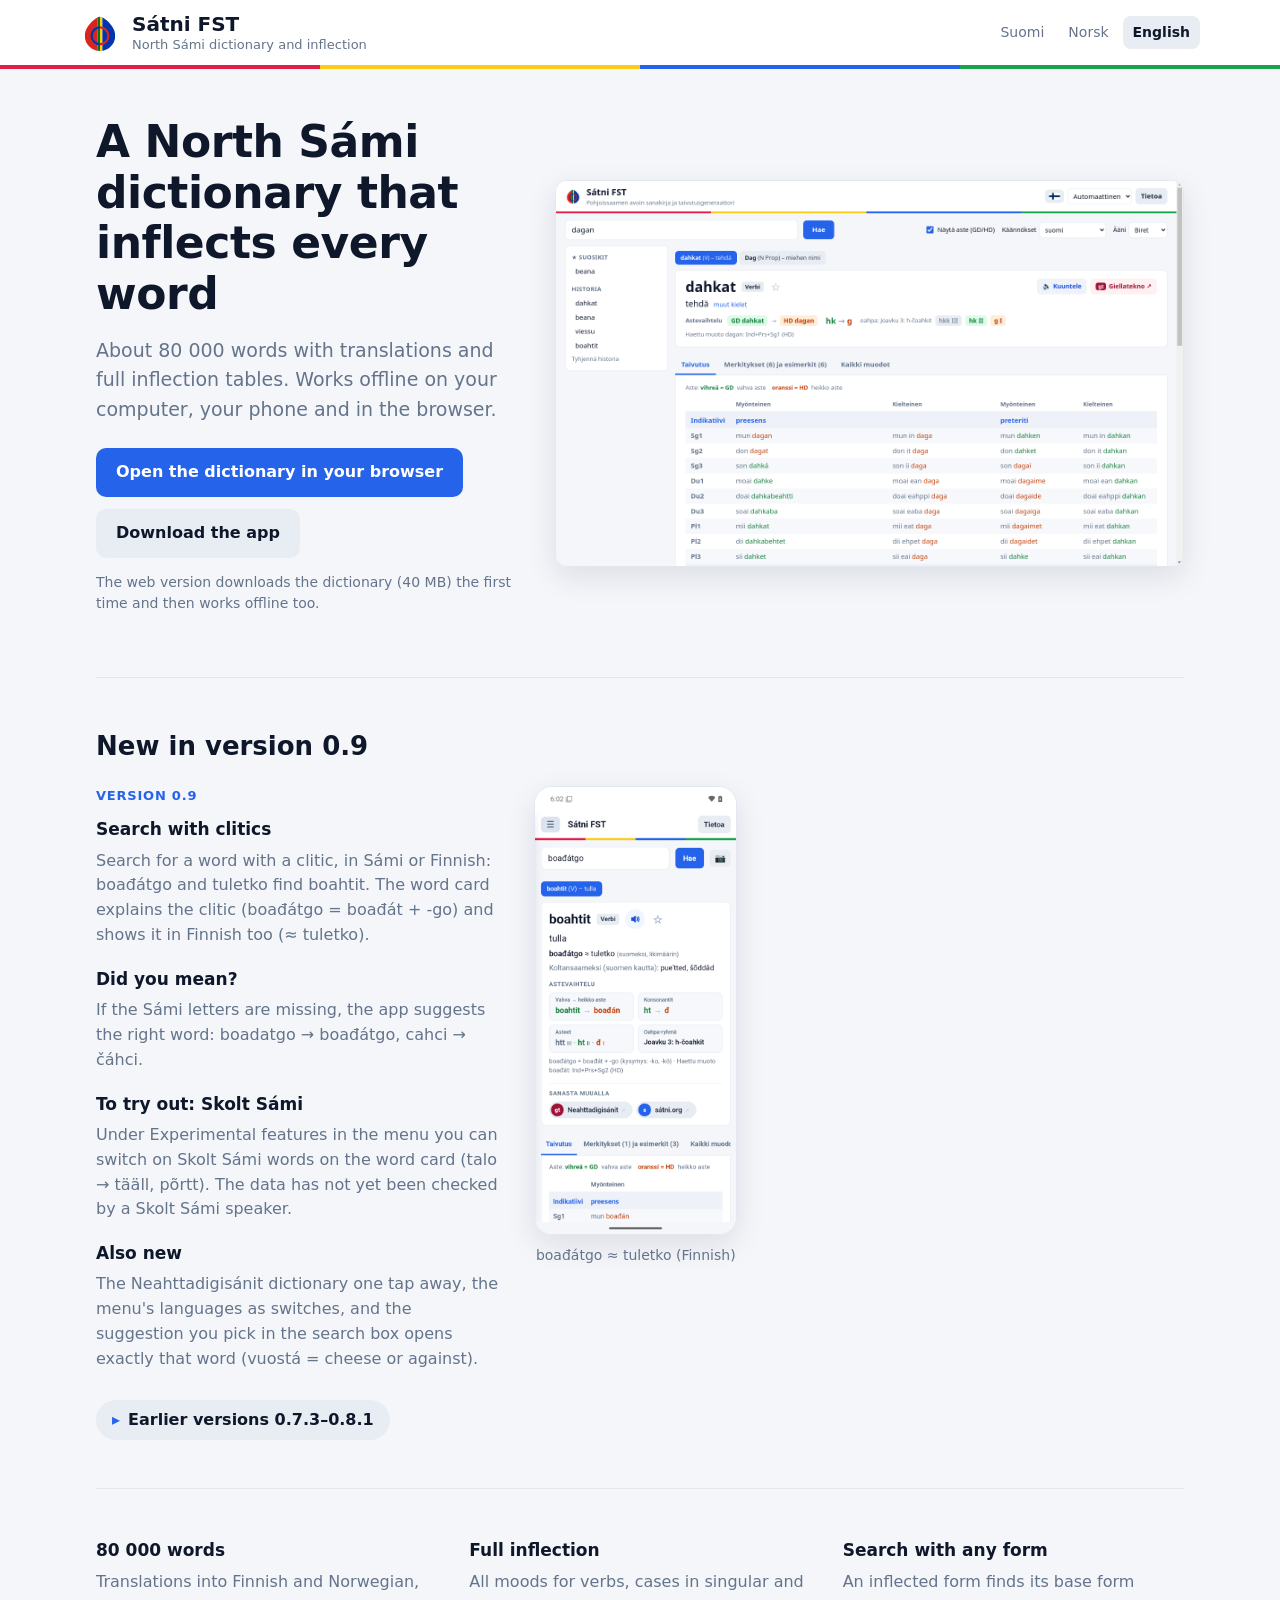
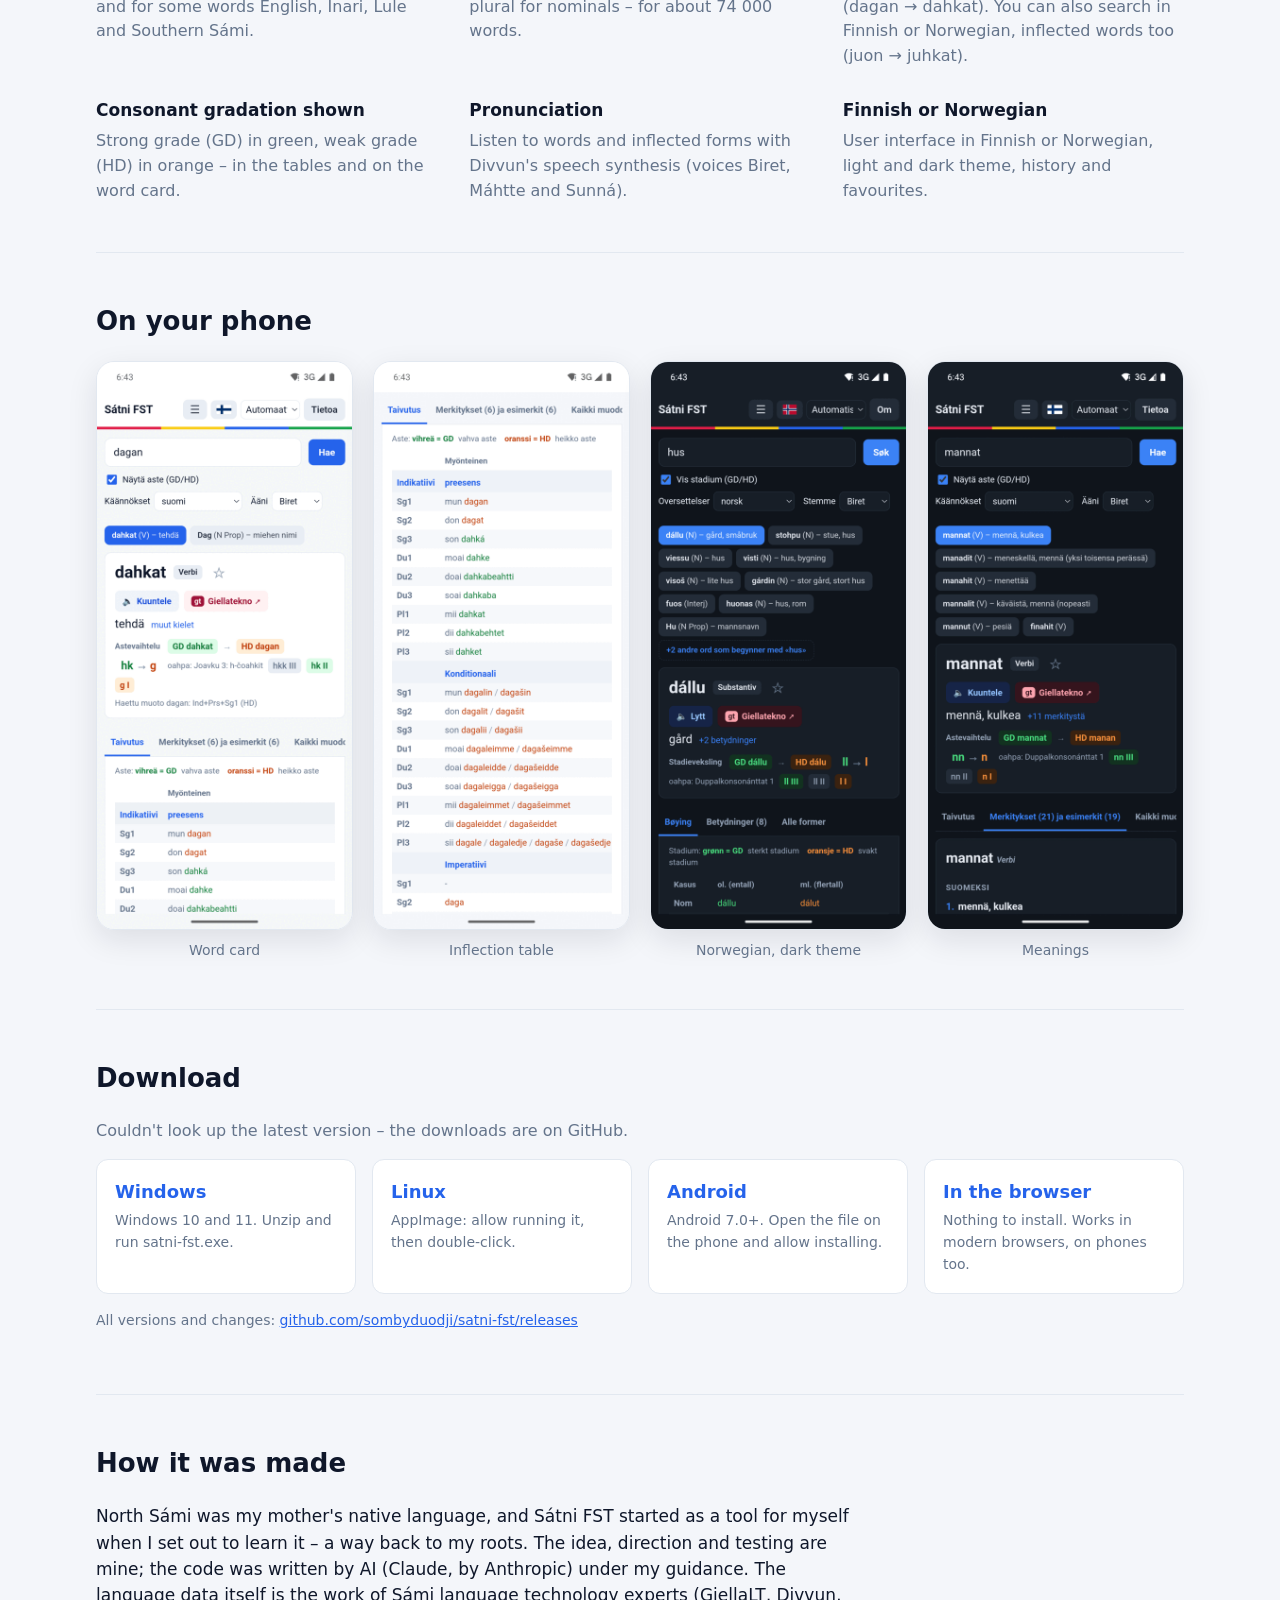
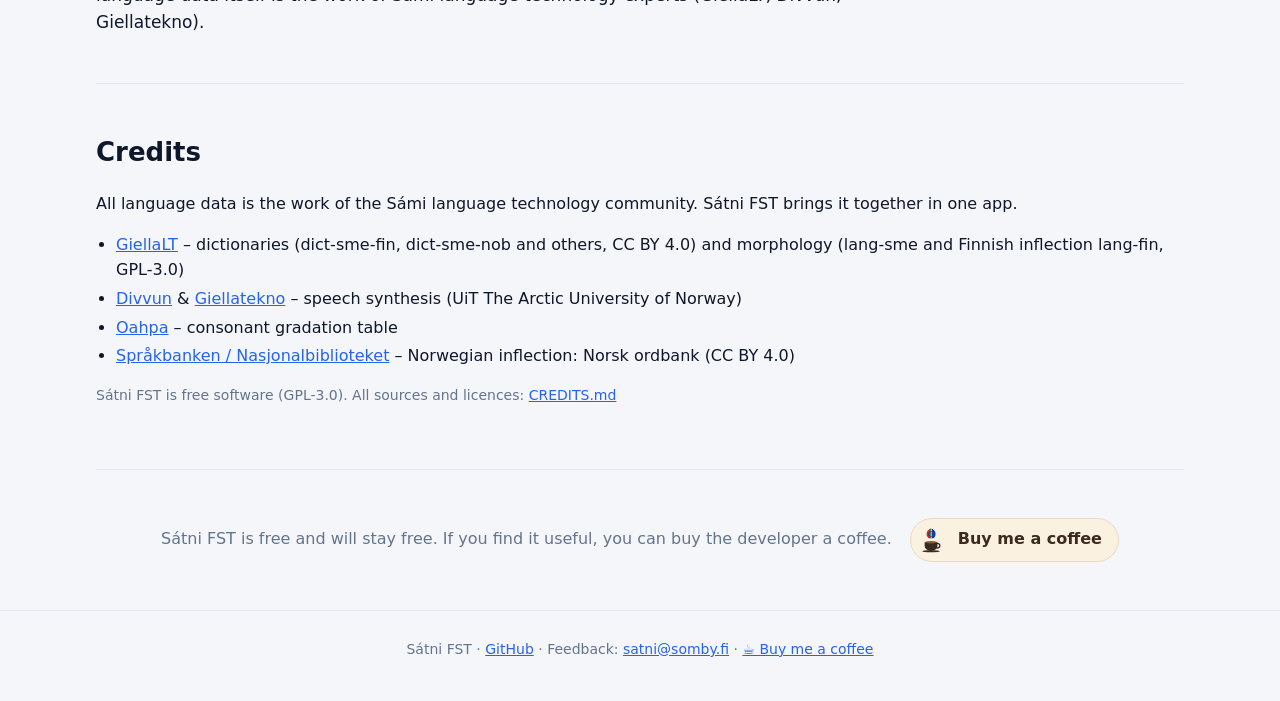
<file: index.html>
<!doctype html>
<html lang="fi">
<head>
<meta charset="utf-8">
<meta name="viewport" content="width=device-width, initial-scale=1">
<title>Sátni FST – pohjoissaamen sanakirja ja taivutin</title>
<meta name="description" content="Pohjoissaamen sanakirja ja taivutin, joka toimii ilman verkkoyhteyttä. Nordsamisk ordbok og bøyingsverktøy. Offline North Sámi dictionary with full inflection.">
<link rel="icon" href="satni-icon.svg" type="image/svg+xml">
<link rel="stylesheet" href="site.css?v=f3d523f84a">
<script>
  // Kieli selaimen mukaan tai aiemman valinnan mukaan: fi, nb tai en (ks. site.js)
  try {
    var saved = localStorage.getItem("satni-site-lang");
    var nav = (navigator.language || "fi").toLowerCase();
    document.documentElement.lang = saved || (/^(nb|nn|no)/.test(nav) ? "nb" : /^fi/.test(nav) ? "fi" : /^se/.test(nav) ? "fi" : "en");
  } catch (e) {}
</script>
</head>
<body>
<header class="topbar">
  <a class="brand" href="./">
    <img src="satni-icon.svg" alt="" width="40" height="40">
    <span><strong>Sátni FST</strong><small data-t="tagline"></small></span>
  </a>
  <nav class="langs" aria-label="Kieli / Språk / Language">
    <button data-lang="fi">Suomi</button><button data-lang="nb">Norsk</button><button data-lang="en">English</button>
  </nav>
</header>
<div class="stripe"><span></span><span></span><span></span><span></span></div>

<main>
  <section class="hero">
    <div class="hero-text">
      <h1 data-t="title"></h1>
      <p class="lead" data-t="lead"></p>
      <div class="actions">
        <a class="button primary" href="app/" data-t="open"></a>
        <a class="button" href="#download" data-t="download"></a>
      </div>
      <p class="muted small" data-t="openNote"></p>
    </div>
    <picture class="hero-shot">
      <source srcset="screenshots/desktop-dark-fi.png" media="(prefers-color-scheme: dark)">
      <img src="screenshots/desktop-light-fi.png" alt="" width="1400" height="860">
    </picture>
  </section>

  <section class="whatsnew">
    <h2 data-t="newH"></h2>
    <!-- Uusin versio näkyy aina; aiemmat versiot avautuvat nuolesta -->
    <div class="new-grid">
      <div class="new-text">
        <p class="ver" data-t="v090"></p>
        <h3 data-t="w1h"></h3><p data-t="w1"></p>
        <h3 data-t="w2h"></h3><p data-t="w2"></p>
        <h3 data-t="w3h"></h3><p data-t="w3"></p>
        <h3 data-t="w4h"></h3><p data-t="w4"></p>
      </div>
      <div class="phone-row steps">
        <figure><img src="screenshots/card-09.png" alt="" loading="lazy" width="540" height="1200"><figcaption data-t="wcap"></figcaption></figure>
      </div>
    </div>
    <details class="older">
      <summary data-t="olderH"></summary>
      <div class="new-grid">
        <div class="new-text">
          <p class="ver" data-t="v081"></p>
          <h3 data-t="u1h"></h3><p data-t="u1"></p>
          <p class="ver" data-t="v080"></p>
          <h3 data-t="r1h"></h3><p data-t="r1"></p>
          <p class="ver" data-t="v076"></p>
          <h3 data-t="o1h"></h3><p data-t="o1"></p>
          <p class="ver" data-t="v075"></p>
          <h3 data-t="k1h"></h3><p data-t="k1"></p>
          <p class="ver" data-t="v074"></p>
          <h3 data-t="m1h"></h3><p data-t="m1"></p>
          <h3 data-t="m2h"></h3><p data-t="m2"></p>
          <h3 data-t="m3h"></h3><p data-t="m3"></p>
          <p class="ver" data-t="v073"></p>
          <h3 data-t="n1h"></h3><p data-t="n1"></p>
          <h3 data-t="n2h"></h3><p data-t="n2"></p>
          <h3 data-t="n3h"></h3><p data-t="n3"></p>
        </div>
        <div class="phone-row steps">
          <figure><img src="screenshots/photo-1.png" alt="" loading="lazy" width="540" height="1200"><figcaption data-t="q1"></figcaption></figure>
          <figure><img src="screenshots/photo-2.png" alt="" loading="lazy" width="540" height="1200"><figcaption data-t="q2"></figcaption></figure>
          <figure><img src="screenshots/photo-3.png" alt="" loading="lazy" width="540" height="1200"><figcaption data-t="q3"></figcaption></figure>
        </div>
      </div>
      <!-- 0.7.3: jaa sana sovellukseen -->
      <div class="phone-row steps share-steps">
        <figure><img src="screenshots/share-1.png" alt="" loading="lazy" width="540" height="1200"><figcaption data-t="s1"></figcaption></figure>
        <figure><img src="screenshots/share-2.png" alt="" loading="lazy" width="540" height="1200"><figcaption data-t="s2"></figcaption></figure>
        <figure><img src="screenshots/share-3.png" alt="" loading="lazy" width="540" height="1200"><figcaption data-t="s3"></figcaption></figure>
      </div>
    </details>
  </section>

  <section class="features">
    <div><h3 data-t="f1h"></h3><p data-t="f1"></p></div>
    <div><h3 data-t="f2h"></h3><p data-t="f2"></p></div>
    <div><h3 data-t="f3h"></h3><p data-t="f3"></p></div>
    <div><h3 data-t="f4h"></h3><p data-t="f4"></p></div>
    <div><h3 data-t="f5h"></h3><p data-t="f5"></p></div>
    <div><h3 data-t="f6h"></h3><p data-t="f6"></p></div>
  </section>

  <section class="phones">
    <h2 data-t="phonesH"></h2>
    <div class="phone-row">
      <figure><img src="screenshots/phone-light-fi.png" alt="" loading="lazy" width="540" height="1200"><figcaption data-t="p1"></figcaption></figure>
      <figure><img src="screenshots/phone-light-fi-table.png" alt="" loading="lazy" width="540" height="1200"><figcaption data-t="p2"></figcaption></figure>
      <figure><img src="screenshots/phone-dark-nb.png" alt="" loading="lazy" width="540" height="1200"><figcaption data-t="p3"></figcaption></figure>
      <figure><img src="screenshots/phone-dark-fi-meanings.png" alt="" loading="lazy" width="540" height="1200"><figcaption data-t="p4"></figcaption></figure>
    </div>
  </section>

  <section id="download" class="download">
    <h2 data-t="downloadH"></h2>
    <p class="muted" id="release-info" data-t="releaseLoading"></p>
    <div class="cards">
      <a class="card" data-file="satni-fst-windows.zip" href="https://github.com/sombyduodji/satni-fst/releases">
        <strong>Windows</strong><span class="muted small" data-t="win"></span><span class="size"></span>
      </a>
      <a class="card" data-file="Satni_FST-x86_64.AppImage" href="https://github.com/sombyduodji/satni-fst/releases">
        <strong>Linux</strong><span class="muted small" data-t="linux"></span><span class="size"></span>
      </a>
      <a class="card" data-file="satni-fst.apk" href="https://github.com/sombyduodji/satni-fst/releases">
        <strong>Android</strong><span class="muted small" data-t="android"></span><span class="size"></span>
      </a>
      <a class="card" href="app/">
        <strong data-t="webH"></strong><span class="muted small" data-t="web"></span>
      </a>
    </div>
    <p class="small muted"><span data-t="allReleases"></span>
      <a href="https://github.com/sombyduodji/satni-fst/releases">github.com/sombyduodji/satni-fst/releases</a></p>
  </section>

  <section class="story">
    <h2 data-t="madeH"></h2>
    <p data-t="made"></p>
  </section>

  <section class="credits">
    <h2 data-t="creditsH"></h2>
    <p data-t="credits"></p>
    <ul>
      <li><a href="https://giellalt.github.io/">GiellaLT</a> – <span data-t="c1"></span></li>
      <li><a href="https://divvun.no/">Divvun</a> &amp; <a href="https://giellatekno.uit.no/">Giellatekno</a> – <span data-t="c2"></span></li>
      <li><a href="https://oahpa.no/sme/gramm/tabell_stadieveksling.html">Oahpa</a> – <span data-t="c3"></span></li>
      <li><a href="https://www.nb.no/sprakbanken/ressurskatalog/oai-nb-no-sbr-5/">Språkbanken / Nasjonalbiblioteket</a> – <span data-t="c4"></span></li>
    </ul>
    <p class="small muted"><span data-t="license"></span>
      <a href="https://github.com/sombyduodji/satni-fst/blob/main/CREDITS.md">CREDITS.md</a></p>
  </section>

  <!-- Tue kehitystä: Buy Me a Coffee -->
  <section class="support">
    <p data-t="supportText"></p>
    <a class="coffee-btn" href="https://buymeacoffee.com/sombyduodji" target="_blank" rel="noopener">
      <img src="coffee.svg" alt="" width="32" height="32"><span>Buy me a coffee</span></a>
  </section>
</main>

<footer>
  <span>Sátni FST · <a href="https://github.com/sombyduodji/satni-fst">GitHub</a> · <span data-t="feedback"></span>
    <a href="mailto:satni@somby.fi">satni@somby.fi</a> ·
    <a href="https://buymeacoffee.com/sombyduodji" target="_blank" rel="noopener">☕ Buy me a coffee</a></span>
</footer>
<script src="site.js?v=0c580b39c1"></script>
</body>
</html>
</file>
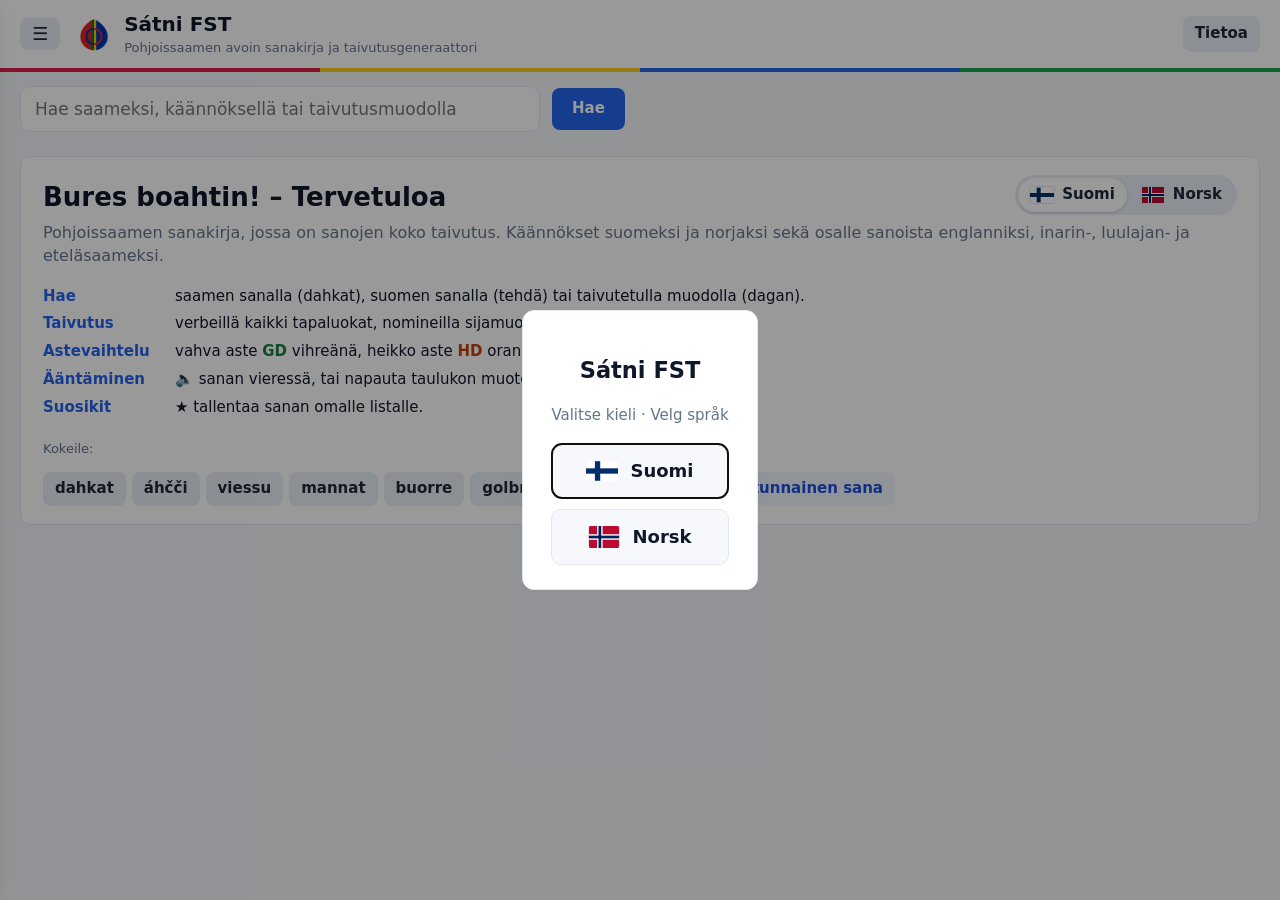
<file: app/index.html>
<!doctype html>
<html lang="fi">
<head>
  <meta charset="utf-8">
  <meta name="viewport" content="width=device-width, initial-scale=1, viewport-fit=cover">
  <script>window.SATNI_WEB_VERSION = "0.9";</script>
  <title>Sátni FST</title>
  <meta name="description" content="Pohjoissaamen–suomen sanakirja ja taivutusgeneraattori">
  <meta name="theme-color" content="#2563eb">
  <link rel="manifest" href="manifest.webmanifest">
  <link rel="icon" href="icons/icon-192.png">
  <link rel="apple-touch-icon" href="icons/icon-192.png">
  <link rel="stylesheet" href="styles.css">
  <script>
    // Teema ja kieli heti ennen piirtämistä, ettei sivu välähdä väärän värisenä
    try {
      const s = JSON.parse(localStorage.getItem("satni-settings") || "{}");
      if (s.theme === "light" || s.theme === "dark") document.documentElement.dataset.theme = s.theme;
      if (s.uiLang === "nb") document.documentElement.lang = "nb";
    } catch (e) {}
    // Android-sovellus jättää tilarivin tilan itse (MainActivity): yläpalkki ei lisää sitä toista kertaa
    if (location.hostname === "appassets.androidplatform.net") document.documentElement.classList.add("android-app");
  </script>
</head>
<body class="drawer-layout">
  <header class="topbar">
    <button class="icon-btn" id="sidebar-toggle" data-i18n-aria="sidebar" data-i18n-title="sidebar">☰</button>
    <div class="brand">
      <img src="icons/icon-192.png" alt="" class="brand-icon">
      <div>
        <div class="brand-name">Sátni FST</div>
        <div class="brand-sub" data-i18n="brandSub">Pohjoissaamen avoin sanakirja ja taivutusgeneraattori</div>
      </div>
    </div>
    <div class="topbar-actions">
      <button class="chip-btn" id="about-btn" data-i18n="about">Tietoa</button>
    </div>
  </header>
  <div class="stripe"><span></span><span></span><span></span><span></span></div>

  <div class="searchbar">
    <div class="search-box">
      <input id="search" type="search" autocomplete="off" spellcheck="false"
             placeholder="Hae saameksi, käännöksellä tai taivutusmuodolla" aria-label="Hae"
             data-i18n-placeholder="searchPlaceholder" data-i18n-aria="search" disabled>
      <ul id="suggestions" class="suggestions" role="listbox" hidden></ul>
    </div>
    <button class="primary-btn" id="search-btn" data-i18n="search" disabled>Hae</button>
    <!-- Tekstintunnistus valokuvasta: vain Android-sovelluksessa (window.SatniOcr, MainActivity) -->
    <button class="chip-btn ocr-btn" id="ocr-btn" data-i18n-title="ocrTitle" data-i18n-aria="ocrTitle" hidden disabled>📷</button>
  </div>

  <div id="drawer-scrim" class="drawer-scrim"></div>
  <div class="layout">
    <aside id="sidebar" class="sidebar">
      <!-- ☰-valikko: asetukset, suosikit, historia ja muut kielet. Käännökset ovat aina käyttöliittymän
           kielellä (suomi/norja); Muut kielet -asetuksella valittujen kielten käännökset näkyvät lisäksi
           sanakortissa, ja kaikki kielet Merkitykset-välilehdellä. -->
      <section id="settings-section" class="settings-section">
        <h3 data-i18n="settings">Asetukset</h3>
        <div class="setting-row stack"><span data-i18n="language">Kieli</span>
          <div id="drawer-lang" class="lang-switch" role="radiogroup" data-i18n-aria="uiLanguage"></div></div>
        <div class="setting-row" id="theme-row"><span data-i18n="theme">Teema</span>
          <select id="theme-select" data-i18n-aria="theme">
            <option value="auto" data-i18n="themeAuto">Automaattinen</option>
            <option value="light" data-i18n="themeLight">Vaalea</option>
            <option value="dark" data-i18n="themeDark">Tumma</option>
          </select></div>
        <label class="check" id="grade-option"><input type="checkbox" id="grade-toggle" checked> <span data-i18n="showGrade">Näytä aste (GD/HD)</span></label>
        <div class="setting-row voice-head"><span data-i18n="voice">Ääni</span></div>
        <div id="voice-list" class="voice-list" role="radiogroup" data-i18n-aria="voice"></div>
      </section>
      <section>
        <h3 data-i18n="favourites">★ Suosikit</h3>
        <ul id="favourites" class="word-list"></ul>
      </section>
      <section>
        <h3 data-i18n="history">Historia</h3>
        <ul id="history" class="word-list"></ul>
        <button class="link-btn" id="clear-history" data-i18n="clearHistory">Tyhjennä historia</button>
      </section>
      <section>
        <h3 data-i18n="otherLanguages">Muut kielet</h3>
        <p class="muted small" data-i18n="extraLangsHint"></p>
        <div id="extra-langs" class="extra-langs"></div>
      </section>
      <!-- Kokeelliset ominaisuudet, kukin oma kytkimensä (oletuksena pois). Päälle kytkettäessä ikkuna kertoo, mitä
           ominaisuus tekee (app.js: bindExperimental). Kuvasta haku vain Android-sovelluksessa. -->
      <section id="experimental-section" class="experimental">
        <h3 data-i18n="experimental">Kokeelliset ominaisuudet</h3>
        <p class="muted small" data-i18n="experimentalHint"></p>
        <div class="toggle-list">
          <label class="switch-row" id="exp-ocr-row" hidden>
            <span class="switch-text"><span data-i18n="expOcr">Hae sanaa valokuvasta</span>
              <span class="muted small" data-i18n="expOcrDesc"></span></span>
            <input type="checkbox" class="switch" role="switch" data-exp="ocr">
          </label>
          <label class="switch-row">
            <span class="switch-text"><span data-i18n="expSms">Koltansaame</span>
              <span class="muted small" data-i18n="expSmsDesc"></span></span>
            <input type="checkbox" class="switch" role="switch" data-exp="sms">
          </label>
        </div>
      </section>
    </aside>

    <main id="main">
      <section id="loading" class="card loading">
        <h2 data-i18n="loadingTitle">Ladataan sanakirjaa…</h2>
        <p id="loading-text" data-i18n="loadingText">Ensimmäisellä kerralla ladataan noin 40 Mt. Sen jälkeen sanakirja toimii myös ilman verkkoyhteyttä.</p>
        <div class="progress"><div id="progress-bar"></div></div>
      </section>

      <section id="welcome" class="card welcome" hidden>
        <div id="welcome-lang" class="lang-switch" role="radiogroup" data-i18n-aria="uiLanguage"></div>
        <h1 data-i18n="welcomeTitle">Bures boahtin! – Tervetuloa</h1>
        <p class="lead" data-i18n="welcomeLead"></p>
        <dl class="tips" data-i18n-html="welcomeTips"></dl>
        <p class="muted small" data-i18n="tryThese">Kokeile:</p>
        <div id="examples" class="chips"></div>
      </section>

      <div id="results" class="chips results" hidden></div>
      <!-- Tarkoititko: sama sana saamen erikoiskirjaimin (app.js: didYouMean) -->
      <div id="did-you-mean" class="did-you-mean" hidden></div>

      <article id="word" class="card word" hidden>
        <div class="word-top">
          <div class="word-title">
            <h1 id="lemma"></h1>
            <span id="pos-badge" class="badge"></span>
            <!-- Kuuntele: pyöreä kaiutinpainike, äänen haun ajan pyörivä kehä (styles.css) -->
            <button id="speak-btn" class="speak-btn" data-i18n-title="listen" data-i18n-aria="listen"><svg viewBox="0 0 24 24" fill="none" stroke="currentColor" stroke-width="2.2" stroke-linecap="round" stroke-linejoin="round" aria-hidden="true"><path d="M4 9h4l5-4v14l-5-4H4z" fill="currentColor"/><path d="M16.5 8.5a5 5 0 0 1 0 7"/><path d="M19 6a8.5 8.5 0 0 1 0 12"/></svg></button>
            <button id="fav-btn" class="star-btn">☆</button>
          </div>
        </div>
        <p class="translation"><span id="translation"></span> <a href="#" id="more-meanings" class="more"></a></p>
        <p id="form-translation" class="form-translation" hidden></p>
        <p id="extra-translations" class="extra-translations" hidden></p>
        <div id="gradation" class="gradation"></div>
        <p id="word-info" class="muted small"></p>
        <!-- Sanasta muualla: pyöristetyt linkkipillerit kortin alaosassa (styles.css) -->
        <section id="word-links" class="word-links" hidden>
          <h3 class="links-head" data-i18n="elsewhere">Sanasta muualla</h3>
          <div class="link-pills">
            <a id="gt-link" class="link-pill gt" target="_blank" rel="noopener" data-i18n-title="gtTitle"><span class="lp-mark">gt</span>Neahttadigisánit<span class="lp-arrow">↗</span></a>
            <a id="satni-link" class="link-pill satni" target="_blank" rel="noopener" data-i18n-title="satniTitle"><span class="lp-mark">s</span>sátni.org<span class="lp-arrow">↗</span></a>
          </div>
        </section>
      </article>

      <nav id="tabs" class="tabs" hidden>
        <button data-tab="table" class="active" data-i18n="tabTable">Taivutus</button>
        <button data-tab="meanings" id="meanings-tab">Merkitykset</button>
        <button data-tab="raw" data-i18n="tabRaw">Kaikki muodot</button>
      </nav>
      <section id="panel-table" class="card panel" hidden></section>
      <section id="panel-meanings" class="card panel" hidden></section>
      <section id="panel-raw" class="card panel" hidden></section>
    </main>
  </div>

  <!-- Ensimmäinen käynnistys: käyttöliittymän kieli (app.js: showFirstRun) -->
  <dialog id="first-run" class="first-run">
    <h2>Sátni FST</h2>
    <p>Valitse kieli · Velg språk</p>
    <div id="first-run-lang" class="first-run-lang"></div>
  </dialog>

  <dialog id="about">
    <h2>Sátni FST</h2>
    <p class="muted small" id="about-version"></p>
    <div data-i18n-html="aboutBody"></div>
    <form method="dialog" class="dialog-actions">
      <button type="button" class="chip-btn" id="licenses-btn" data-i18n="licenses">Lisenssit</button>
      <button class="chip-btn" data-i18n="close">Sulje</button>
    </form>
  </dialog>

  <!-- Kokeellisen ominaisuuden käyttöönotto: mitä se tekee (app.js: bindExperimental) -->
  <dialog id="exp-dlg" class="exp-dlg">
    <h2 id="exp-dlg-title"></h2>
    <div id="exp-dlg-body"></div>
    <div class="dialog-actions">
      <button type="button" class="chip-btn" id="exp-cancel" data-i18n="cancel">Peruuta</button>
      <button type="button" class="chip-btn primary" id="exp-ok" data-i18n="expEnable">Ota käyttöön</button>
    </div>
  </dialog>

  <!-- Lisenssit ja tekijänoikeudet: web/licenses/ (työpöytäversiossa lisäksi licenses/desktop/, app.js: showLicenses) -->
  <dialog id="licenses-dlg" class="licenses-dlg">
    <h2 data-i18n="licensesTitle">Lisenssit ja tekijänoikeudet</h2>
    <select id="lic-select" data-i18n-aria="licensesTitle"></select>
    <pre id="lic-text" class="lic-text"></pre>
    <form method="dialog"><button class="chip-btn" data-i18n="close">Sulje</button></form>
  </dialog>

  <!-- Tekstintunnistus: kuva ja sen sanat (app.js: openOcr, ocrResult) -->
  <div id="ocr-view" class="ocr-view" hidden>
    <div class="ocr-head">
      <button class="chip-btn" id="ocr-camera" data-i18n="ocrCamera">📷 Ota kuva</button>
      <button class="chip-btn" id="ocr-gallery" data-i18n="ocrGallery">🖼️ Valitse kuva</button>
      <button class="chip-btn" id="ocr-close" data-i18n="close">Sulje</button>
    </div>
    <!-- Suunta (saame -> käyttöliittymän kieli tai toisin päin) ja merkintätyyli (kehys/alleviivaus, väri) -->
    <div class="ocr-bar">
      <button class="ocr-dir" id="ocr-dir"></button>
      <button class="ocr-style-btn" id="ocr-style-btn" data-i18n-title="ocrStyle" data-i18n-aria="ocrStyle"></button>
      <div id="ocr-style" class="ocr-style" hidden>
        <div class="lang-switch ocr-seg" id="ocr-style-seg" role="radiogroup">
          <button data-style="frame" data-i18n="ocrFrame">Kehys</button>
          <button data-style="underline" data-i18n="ocrUnderline">Alleviivaus</button>
        </div>
        <div class="ocr-swatches" id="ocr-swatches" role="radiogroup"></div>
      </div>
    </div>
    <p id="ocr-status" class="muted small"></p>
    <!-- Kuva koko jäljellä olevalla alueella: zoomaus kahdella sormella, siirto vetämällä. Sanakirjan sanat
         alleviivattuina; napautus avaa kuplan (sana, käännös, kuuntele), kuplan napautus sanakirjan. -->
    <div id="ocr-stage" class="ocr-stage">
      <div id="ocr-photo" class="ocr-photo"></div>
      <div id="ocr-bubble" class="ocr-bubble" role="group" hidden></div>
      <!-- Tekstin tunnistus ja sanojen haku käynnissä: pyörivä kehä kuvan keskellä (app.js: setOcrBusy) -->
      <div id="ocr-busy" class="ocr-busy" hidden><span class="ocr-spinner"></span></div>
    </div>
  </div>

  <!-- Sanakortin muodon kupla: kuuntele ja kopioi (app.js: openFormPop) -->
  <div id="form-pop" class="ocr-bubble form-pop" role="group" hidden></div>

  <div id="toast" class="toast" hidden></div>

  <script src="vendor/sql-wasm.js"></script>
  <script src="i18n.js"></script>
  <script src="app.js"></script>
</body>
</html>
</file>
<file: site.css>
/* Kotisivu (GitHub Pages). Värit samat kuin sovelluksessa (web/styles.css). */
:root {
  --bg: #f4f6fa; --surface: #ffffff; --border: #e2e8f0;
  --text: #0f172a; --muted: #64748b;
  --accent: #2563eb; --accent-hover: #1d4ed8; --chip: #e8edf4; --chip-hover: #dbe3ee;
  --shadow: 0 10px 30px rgba(15, 23, 42, .10);
  color-scheme: light;
}
@media (prefers-color-scheme: dark) {
  :root {
    --bg: #0f141b; --surface: #171e27; --border: #2a3441;
    --text: #e5e9f0; --muted: #94a3b8;
    --accent: #3b82f6; --accent-hover: #60a5fa; --chip: #232c38; --chip-hover: #2d3846;
    --shadow: 0 10px 30px rgba(0, 0, 0, .45);
    color-scheme: dark;
  }
}

* { box-sizing: border-box; }
html, body { margin: 0; }
html { background: var(--bg); overflow-x: hidden; }
body {
  background: var(--bg); color: var(--text);
  font: 16px/1.55 "Noto Sans", "Segoe UI", system-ui, -apple-system, "DejaVu Sans", sans-serif;
  -webkit-text-size-adjust: 100%;
}
a { color: var(--accent); }
img { max-width: 100%; height: auto; display: block; }
.muted { color: var(--muted); }
.small { font-size: 14px; }

.topbar {
  display: flex; align-items: center; justify-content: space-between; gap: 12px; flex-wrap: wrap;
  background: var(--surface); padding: 12px max(16px, calc((100% - 1120px) / 2));
}
.brand { display: flex; align-items: center; gap: 12px; color: inherit; text-decoration: none; }
.brand span { display: flex; flex-direction: column; line-height: 1.25; }
.brand strong { font-size: 20px; }
.brand small { color: var(--muted); font-size: 13px; }
.langs { display: flex; gap: 4px; }
.langs button {
  border: 0; border-radius: 8px; padding: 6px 10px; cursor: pointer;
  background: transparent; color: var(--muted); font: inherit; font-size: 14px;
}
.langs button:hover { background: var(--chip); }
.langs button[aria-pressed="true"] { background: var(--chip); color: var(--text); font-weight: 600; }
.stripe { display: flex; height: 4px; }
.stripe span { flex: 1; }
.stripe span:nth-child(1) { background: #e11d48; } .stripe span:nth-child(2) { background: #facc15; }
.stripe span:nth-child(3) { background: #2563eb; } .stripe span:nth-child(4) { background: #16a34a; }

main { max-width: 1120px; margin: 0 auto; padding: 0 16px; }
section { padding: 48px 0; }
section + section { border-top: 1px solid var(--border); }
h1 { font-size: clamp(30px, 5vw, 44px); line-height: 1.15; margin: 0 0 16px; letter-spacing: -.01em; }
h2 { font-size: 26px; margin: 0 0 20px; }
h3 { font-size: 17px; margin: 0 0 6px; }

.hero { display: grid; grid-template-columns: 1fr 1.5fr; gap: 40px; align-items: center; }
.lead { font-size: 19px; color: var(--muted); margin: 0 0 24px; }
.actions { display: flex; gap: 12px; flex-wrap: wrap; margin-bottom: 12px; }
.button {
  display: inline-block; padding: 12px 20px; border-radius: 10px; font-weight: 600; text-decoration: none;
  background: var(--chip); color: var(--text);
}
.button:hover { background: var(--chip-hover); }
.button.primary { background: var(--accent); color: #fff; }
.button.primary:hover { background: var(--accent-hover); }
.hero-shot img { border-radius: 12px; border: 1px solid var(--border); box-shadow: var(--shadow); }

.features { display: grid; grid-template-columns: repeat(3, 1fr); gap: 28px 32px; }
.features p { margin: 0; color: var(--muted); }

.phone-row { display: grid; grid-template-columns: repeat(4, 1fr); gap: 20px; }
.phone-row figure { margin: 0; }
.phone-row img { border-radius: 18px; border: 1px solid var(--border); box-shadow: var(--shadow); }
.phone-row figcaption { text-align: center; color: var(--muted); font-size: 14px; margin-top: 10px; }

.cards { display: grid; grid-template-columns: repeat(4, 1fr); gap: 16px; margin-bottom: 16px; }
.card {
  display: flex; flex-direction: column; gap: 4px; padding: 18px; border-radius: 12px; text-decoration: none;
  background: var(--surface); border: 1px solid var(--border); color: var(--text);
}
.card:hover { border-color: var(--accent); }
.card strong { font-size: 18px; color: var(--accent); }
.card .size { font-size: 13px; color: var(--muted); }

.new-grid { display: grid; grid-template-columns: 1fr 1.6fr; gap: 32px; align-items: start; }
.new-text h3 { margin-top: 18px; }
.new-text h3:first-child { margin-top: 0; }
/* Versio-otsikko uutuuksien välissä (0.7.4, 0.7.3) */
.new-text .ver {
  margin: 26px 0 -8px; font-size: 13px; font-weight: 700; letter-spacing: .06em; text-transform: uppercase;
  color: var(--accent);
}
.new-text .ver:first-child { margin-top: 0; }
.new-text p { margin: 0; color: var(--muted); }
.phone-row.steps { grid-template-columns: repeat(3, 1fr); }
.story p { max-width: 760px; font-size: 17px; margin: 0; }
.credits ul { padding-left: 20px; }
.credits li { margin: 4px 0; }
/* Tue kehitystä: Buy Me a Coffee -painike (pyöreä logo + teksti) */
.support { display: flex; align-items: center; justify-content: center; flex-wrap: wrap; gap: 12px 18px; text-align: center; }
.support p { margin: 0; color: var(--muted); }
.coffee-btn {
  display: inline-flex; align-items: center; gap: 10px; padding: 5px 16px 5px 5px; border-radius: 999px;
  background: #fbf1e1; color: #3b2a20; font-weight: 700; text-decoration: none; border: 1px solid #ead9bf;
  transition: transform .1s, filter .1s;
}
.coffee-btn img { width: 32px; height: 32px; border-radius: 50%; }
.coffee-btn:hover { filter: brightness(.97); }
.coffee-btn:active { transform: scale(.97); }
footer { text-align: center; padding: 28px 16px 40px; color: var(--muted); font-size: 14px; border-top: 1px solid var(--border); }

@media (max-width: 860px) {
  .hero, .new-grid { grid-template-columns: 1fr; }
  .features { grid-template-columns: 1fr 1fr; }
  .phone-row, .cards { grid-template-columns: 1fr 1fr; }
}
@media (max-width: 520px) {
  section { padding: 36px 0; }
  .features { grid-template-columns: 1fr; }
  .phone-row.steps { grid-template-columns: 1fr 1fr 1fr; gap: 10px; }
  .phone-row.steps figcaption { font-size: 12px; }
  .brand small { display: none; }
}
.share-steps { margin-top: 28px; }
/* Aiemmat versiot: kokoon taitettu, avautuu nuolesta */
.older { margin-top: 28px; }
.older summary {
  display: inline-flex; align-items: center; gap: 8px; padding: 8px 16px; border-radius: 999px; cursor: pointer;
  list-style: none; background: var(--chip); color: var(--text); font-weight: 600; user-select: none;
}
.older summary::-webkit-details-marker { display: none; }
.older summary::before { content: "▸"; color: var(--accent); transition: transform .2s; }
.older summary:hover { background: var(--chip-hover); }
.older[open] summary::before { transform: rotate(90deg); }
.older[open] > .new-grid { margin-top: 24px; }
</file>
<file: app/styles.css>
/* Värit samat kuin työpöytäversion ui_theme.py:ssä */
:root {
  --bg: #f4f6fa; --surface: #ffffff; --surface-alt: #f6f8fb; --border: #e2e8f0;
  --text: #0f172a; --muted: #64748b; --subtle: #94a3b8;
  --accent: #2563eb; --accent-hover: #1d4ed8; --accent-text: #ffffff;
  --chip: #e8edf4; --chip-hover: #dbe3ee; --chip-text: #1e293b;
  --section: #eef2f8; --select: #dbeafe;
  --gd: #15803d; --gd-bg: #dcfce7; --hd: #c2410c; --hd-bg: #ffedd5;
  --gt: #9f1239; --gt-bg: #fff1f2; --gt-hover: #ffe4e6;
  --speak: #1d4ed8; --speak-bg: #eff6ff; --speak-hover: #dbeafe;
  --radius: 10px;
  color-scheme: light;
}
@media (prefers-color-scheme: dark) {
  :root:not([data-theme="light"]) {
    --bg: #0f141b; --surface: #171e27; --surface-alt: #1b232e; --border: #2a3441;
    --text: #e5e9f0; --muted: #94a3b8; --subtle: #64748b;
    --accent: #3b82f6; --accent-hover: #60a5fa;
    --chip: #232c38; --chip-hover: #2d3846; --chip-text: #e2e8f0;
    --section: #1f2834; --select: #1e3a5f;
    --gd: #4ade80; --gd-bg: #123220; --hd: #fb923c; --hd-bg: #3a2210;
    --gt: #fda4af; --gt-bg: #35141d; --gt-hover: #4a1c28;
    --speak: #93c5fd; --speak-bg: #162447; --speak-hover: #1e3160;
    color-scheme: dark;
  }
}
:root[data-theme="dark"] {
  --bg: #0f141b; --surface: #171e27; --surface-alt: #1b232e; --border: #2a3441;
  --text: #e5e9f0; --muted: #94a3b8; --subtle: #64748b;
  --accent: #3b82f6; --accent-hover: #60a5fa;
  --chip: #232c38; --chip-hover: #2d3846; --chip-text: #e2e8f0;
  --section: #1f2834; --select: #1e3a5f;
  --gd: #4ade80; --gd-bg: #123220; --hd: #fb923c; --hd-bg: #3a2210;
  --gt: #fda4af; --gt-bg: #35141d; --gt-hover: #4a1c28;
  --speak: #93c5fd; --speak-bg: #162447; --speak-hover: #1e3160;
  color-scheme: dark;
}

* { box-sizing: border-box; }
html, body { margin: 0; }
/* Sivu ei saa olla näyttöä leveämpi eikä venyä reunojen yli (puhelin: tausta paljastui). Vain html:lle:
   body:n overflow tekisi siitä oman vierityslaatikon, ja puhelimessa sivu ei enää vierinyt lainkaan. */
html { background: var(--bg); overflow-x: hidden; overscroll-behavior: none; }
body {
  background: var(--bg); color: var(--text);
  font: 15px/1.45 "Noto Sans", "Segoe UI", system-ui, -apple-system, "DejaVu Sans", sans-serif;
  -webkit-text-size-adjust: 100%;
}
button, input, select { font: inherit; color: inherit; }
a { color: var(--accent); }
[hidden] { display: none !important; }
.muted { color: var(--muted); }
.small { font-size: 13px; }
b.gd, .gd { color: var(--gd); }
b.hd, .hd { color: var(--hd); }

/* Yläpalkki */
.topbar {
  display: flex; align-items: center; justify-content: space-between; gap: 12px;
  background: var(--surface); padding: 10px 20px; padding-top: max(10px, env(safe-area-inset-top));
}
/* Android-sovelluksessa tilarivin tila on jo sovelluksen reunuksessa (muuten tyhjä alue kahteen kertaan) */
.android-app .topbar { padding-top: 10px; }
.brand { display: flex; align-items: center; gap: 12px; min-width: 0; overflow: hidden; }
.brand > div { min-width: 0; overflow: hidden; text-overflow: ellipsis; }
.brand-icon { width: 36px; height: 36px; border-radius: 8px; }
.brand-name { font-weight: 700; font-size: 20px; }
.brand-sub { color: var(--muted); font-size: 13px; white-space: nowrap; overflow: hidden; text-overflow: ellipsis; }
.topbar-actions { display: flex; gap: 8px; align-items: center; }
.stripe { display: flex; height: 4px; }
.stripe span { flex: 1; }
.stripe span:nth-child(1) { background: #e11d48; } .stripe span:nth-child(2) { background: #facc15; }
.stripe span:nth-child(3) { background: #2563eb; } .stripe span:nth-child(4) { background: #16a34a; }

select {
  background: var(--surface); border: 1px solid var(--border); border-radius: 8px; padding: 6px 8px;
}
.chip-btn, .icon-btn {
  background: var(--chip); color: var(--chip-text); border: 0; border-radius: 8px;
  padding: 7px 12px; font-weight: 600; cursor: pointer;
}
.chip-btn:hover, .icon-btn:hover { background: var(--chip-hover); }
.icon-btn { display: none; font-size: 18px; line-height: 1; }

/* Käyttöliittymän kieli: valitsin valikossa ja aloitussivulla */
.lang-switch svg {
  width: 24px; height: 16px; border-radius: 2px; box-shadow: 0 0 0 1px var(--border); flex: none;
}
.lang-switch {
  float: right; display: inline-flex; gap: 2px; padding: 3px; background: var(--chip); border-radius: 99px;
}
.lang-switch button {
  display: flex; align-items: center; gap: 8px; border: 0; background: none; color: var(--chip-text);
  padding: 6px 12px; border-radius: 99px; font: inherit; font-weight: 600; cursor: pointer;
}
.lang-switch button.active { background: var(--surface); box-shadow: 0 1px 3px rgb(0 0 0 / .15); }
.primary-btn {
  background: var(--accent); color: var(--accent-text); border: 0; border-radius: 8px;
  padding: 10px 20px; font-weight: 700; cursor: pointer;
}
.primary-btn:hover { background: var(--accent-hover); }
.primary-btn:disabled { opacity: .5; cursor: default; }
.link-btn { background: none; border: 0; color: var(--muted); font-size: 13px; cursor: pointer; padding: 4px 0; }
.link-btn:hover { color: var(--accent); }

/* Haku */
.searchbar {
  display: flex; flex-wrap: wrap; align-items: center; gap: 10px 12px; padding: 14px 20px 8px;
}
.search-box { position: relative; flex: 1 1 320px; max-width: 520px; }
#search {
  width: 100%; padding: 10px 14px; font-size: 17px; border-radius: 10px;
  border: 1px solid var(--border); background: var(--surface); outline: none;
}
#search:focus { border-color: var(--accent); box-shadow: 0 0 0 3px color-mix(in srgb, var(--accent) 20%, transparent); }
.check, .voice { display: flex; gap: 6px; align-items: center; font-size: 14px; white-space: nowrap; }
.check input { accent-color: var(--accent); width: 16px; height: 16px; }
.suggestions {
  position: absolute; left: 0; right: 0; top: calc(100% + 4px); z-index: 20; margin: 0; padding: 4px;
  list-style: none; background: var(--surface); border: 1px solid var(--border); border-radius: 10px;
  box-shadow: 0 10px 30px rgba(0, 0, 0, .15); max-height: 340px; overflow-y: auto;
}
.suggestions li { padding: 8px 10px; border-radius: 6px; cursor: pointer; display: flex; gap: 8px; align-items: baseline; }
.suggestions li .pos { color: var(--subtle); font-size: 12px; }
.suggestions li .trans { color: var(--muted); font-size: 13px; margin-left: auto; text-align: right; }
.suggestions li.active, .suggestions li:hover { background: var(--select); }

/* Asettelu: sivupalkki + sisältö */
.layout { display: grid; grid-template-columns: 230px minmax(0, 1fr); gap: 16px; padding: 4px 20px 24px; }
.sidebar {
  background: var(--surface); border: 1px solid var(--border); border-radius: var(--radius);
  padding: 12px 14px; align-self: start; position: sticky; top: 12px; max-height: calc(100vh - 24px); overflow: auto;
}
.sidebar h3 { margin: 4px 0 6px; font-size: 13px; color: var(--muted); text-transform: uppercase; letter-spacing: .04em; }
.sidebar section + section { margin-top: 14px; }
.word-list { list-style: none; margin: 0; padding: 0; }
.word-list li a {
  display: block; padding: 5px 8px; border-radius: 6px; text-decoration: none; color: var(--text);
  white-space: nowrap; overflow: hidden; text-overflow: ellipsis;
}
.word-list li a:hover { background: var(--chip); }
/* Muut kielet ja kokeelliset ominaisuudet: kytkinrivit */
.extra-langs, .toggle-list { display: flex; flex-direction: column; gap: 2px; }
.extra-langs .switch-row, .toggle-list .switch-row { padding: 6px 8px; border-radius: 8px; font-size: 14px; font-weight: 500; }
.extra-langs .switch-row:hover, .toggle-list .switch-row:hover { background: var(--chip); }
.toggle-list .switch-row { align-items: flex-start; }
.toggle-list .switch { margin-top: 2px; }
.extra-translations { font-size: 15px; margin: -4px 0 10px; }
.word-list .empty { color: var(--subtle); font-size: 13px; padding: 4px 8px; }

.card {
  background: var(--surface); border: 1px solid var(--border); border-radius: var(--radius);
  padding: 18px 22px;
}
main > * + * { margin-top: 12px; }

/* Lataus ja aloitus */
.loading h2 { margin-top: 0; }
.progress { height: 8px; background: var(--chip); border-radius: 99px; overflow: hidden; margin-top: 12px; }
#progress-bar { height: 100%; width: 0; background: var(--accent); transition: width .2s; }
.welcome h1 { margin: 4px 0; font-size: 26px; }
.lead { color: var(--muted); margin-top: 0; font-size: 16px; }
.tips { display: grid; grid-template-columns: 120px 1fr; gap: 6px 12px; margin: 18px 0 22px; }
.tips dt { color: var(--accent); font-weight: 700; }
.tips dd { margin: 0; }
.chips { display: flex; flex-wrap: wrap; gap: 6px; }
.chips button {
  background: var(--chip); color: var(--chip-text); border: 0; border-radius: 8px; padding: 6px 12px;
  font-weight: 600; cursor: pointer;
}
.chips button:hover { background: var(--chip-hover); }
.chips button.selected { background: var(--accent); color: var(--accent-text); }
.chips button.random { background: var(--speak-bg); color: var(--speak); }
.results button { font-size: 13px; }
/* Tarkoititko: sama sana saamen erikoiskirjaimin */
.did-you-mean { display: flex; flex-wrap: wrap; align-items: center; gap: 6px 8px; font-size: 14px; color: var(--muted); }
.did-you-mean[hidden] { display: none; }
.did-you-mean button {
  border: 1px dashed var(--accent); background: none; color: var(--text); border-radius: 999px; padding: 4px 12px;
  font: inherit; cursor: pointer;
}
.did-you-mean button b { color: var(--accent); }
.did-you-mean button:hover { background: var(--chip); }
.results button .trans { font-weight: 400; opacity: .85; }
.results button.more-results { background: none; color: var(--accent); border: 1px dashed var(--border); }

/* Sanakortti */
.word-top { display: flex; justify-content: space-between; align-items: flex-start; gap: 12px; flex-wrap: wrap; }
.word-title { display: flex; align-items: center; gap: 12px; flex-wrap: wrap; }
.word-title h1 { margin: 0; font-size: 32px; line-height: 1.15; }
.badge { background: var(--chip); color: var(--chip-text); border-radius: 6px; padding: 2px 8px; font-size: 13px; font-weight: 600; }
.star-btn { background: none; border: 0; font-size: 24px; color: var(--subtle); cursor: pointer; padding: 0 4px; }
.star-btn.on { color: #eab308; }
.speak-btn {
  position: relative; flex: none; display: inline-grid; place-items: center; width: 40px; height: 40px;
  padding: 0; border: 0; border-radius: 50%; cursor: pointer; background: var(--speak-bg); color: var(--speak);
  transition: transform .1s, filter .1s;
}
.speak-btn svg { width: 21px; height: 21px; }
.speak-btn:hover { background: var(--speak-hover); }
.speak-btn:active { transform: scale(.88); filter: brightness(.9); }
.speak-btn:disabled { cursor: progress; }
/* Sanasta muualla: pyöreät pillerit, joiden alussa lähteen värinen merkki */
.word-links { margin-top: 16px; padding-top: 12px; border-top: 1px solid var(--border); }
.link-pills { display: flex; flex-wrap: wrap; gap: 8px; }
.link-pill {
  display: inline-flex; align-items: center; gap: 8px; padding: 4px 14px 4px 4px; border-radius: 999px;
  background: var(--chip); color: var(--chip-text); font-weight: 600; font-size: 14px; text-decoration: none;
  transition: transform .1s, background .1s;
}
.link-pill:hover { background: var(--chip-hover); }
.link-pill:active { transform: scale(.95); }
.lp-mark {
  flex: none; display: grid; place-items: center; width: 26px; height: 26px; border-radius: 50%;
  font-size: 12px; font-weight: 800; background: var(--accent); color: var(--accent-text);
}
.link-pill.gt .lp-mark { background: var(--gt); color: var(--gt-bg); }
.lp-arrow { color: var(--subtle); font-size: 12px; margin-left: -2px; }
/* Leveällä näytöllä oma solu sanan oikealla puolella; kapealla rivi kortin alaosassa */
@media (min-width: 821px) {
  .word { display: grid; grid-template-columns: minmax(0, 1fr) auto; column-gap: 24px; align-items: start; }
  .word > * { grid-column: 1; }
  .word > .word-links {
    grid-column: 2; grid-row: 1 / span 20; margin: 0; padding: 12px 14px 14px;
    border: 1px solid var(--border); border-radius: 12px; background: var(--surface-alt);
  }
  .word-links .link-pills { flex-direction: column; align-items: stretch; }
}
.translation { font-size: 19px; margin: 6px 0 10px; }
.form-translation { font-size: 16px; margin: -4px 0 10px; }
.form-translation b { font-weight: 600; }
.more { font-size: 14px; margin-left: 6px; text-decoration: none; }
/* Astevaihtelu: pieni otsikko ja omat solut (esimerkkimuodot, konsonantit, asteet, Oahpan ryhmä) */
.gradation { margin-top: 14px; }
.gradation:empty { display: none; }
.grad-head, .links-head {
  margin: 0 0 8px; font-size: 12px; font-weight: 700; text-transform: uppercase; letter-spacing: .06em; color: var(--muted);
}
.grad-cells { display: flex; flex-wrap: wrap; gap: 8px; }
.grad-cell {
  display: flex; flex-direction: column; gap: 2px; padding: 7px 12px 8px; border-radius: 10px;
  border: 1px solid var(--border); background: var(--surface-alt);
}
.gc-cap { font-size: 11px; font-weight: 600; color: var(--muted); white-space: nowrap; }
.gc-val { font-size: 16px; font-weight: 700; white-space: nowrap; }
.gc-val small { font-size: 11px; font-weight: 600; opacity: .8; }
.gc-val .other { color: var(--muted); }
.grad-cell.group .gc-val { font-size: 14px; font-weight: 600; }
.gc-val .nw { white-space: nowrap; }
.gradation .arrow { color: var(--subtle); font-weight: 400; margin: 0 2px; }
/* Puhelimessa tasainen 2 × 2 -ruudukko */
@media (max-width: 480px) {
  .grad-cells { display: grid; grid-template-columns: 1fr 1fr; }
  .grad-cell.group .gc-val { white-space: normal; }
}
#word-info:empty { display: none; }
#word-info { margin: 8px 0 0; }

/* Välilehdet */
.tabs { display: flex; gap: 4px; border-bottom: 1px solid var(--border); }
.tabs button {
  background: none; border: 0; border-bottom: 3px solid transparent; padding: 10px 14px; font-weight: 700;
  color: var(--muted); cursor: pointer;
}
.tabs button:hover { color: var(--text); }
.tabs button.active { color: var(--accent); border-bottom-color: var(--accent); }
main > .tabs { margin-top: 18px; }
main > .tabs + .panel { margin-top: 0; border-top-left-radius: 0; border-top-right-radius: 0; border-top: 0; }

/* Taivutustaulukot */
.legend { color: var(--muted); font-size: 13px; margin: 0 0 12px; }
.legend b { margin-right: 4px; }
.table-wrap { overflow-x: auto; }
table.paradigm { border-collapse: collapse; width: 100%; font-size: 15px; }
table.paradigm th { text-align: left; color: var(--muted); font-size: 13px; font-weight: 700; padding: 6px 12px; }
table.paradigm td { padding: 6px 12px; white-space: nowrap; }
table.paradigm td.label { color: var(--muted); font-weight: 700; width: 1%; }
table.paradigm tbody tr:nth-child(even) td { background: var(--surface-alt); }
table.paradigm tr.section td {
  background: var(--section) !important; color: var(--accent); font-weight: 700; padding-top: 10px;
}
.form { cursor: pointer; border-radius: 4px; }
.form:hover { background: var(--select); }
.form.picked { background: var(--select); outline: 2px solid var(--accent); }
.pron { color: var(--muted); }
.sep { color: var(--subtle); }
.hint { color: var(--subtle); font-size: 13px; margin: 12px 0 0; }

/* Merkitykset */
.meaning { margin: 0 0 18px; }
.lang-head { margin: 22px 0 10px; font-size: 13px; text-transform: uppercase; letter-spacing: .06em; color: var(--muted); }
.meaning .head { font-weight: 700; font-size: 16px; }
.meaning .nr { color: var(--accent); margin-right: 6px; }
.meaning .expl { font-style: italic; font-weight: 400; }
.meaning .restr { font-style: italic; color: var(--muted); font-weight: 400; font-size: 14px; }
.meaning .tag { background: var(--chip); color: var(--muted); border-radius: 5px; padding: 1px 6px; font-size: 12px; font-weight: 400; margin-left: 6px; }
.example { margin: 6px 0 0 24px; }
.example .sme { display: block; }
.example .fin { display: block; color: var(--muted); }
.example .missing { display: block; color: var(--subtle); font-style: italic; font-size: 13px; }
.raw { font-family: ui-monospace, "DejaVu Sans Mono", monospace; font-size: 13px; }
.raw .tag { color: var(--muted); display: inline-block; min-width: 200px; }

dialog {
  background: var(--surface); color: var(--text); border: 1px solid var(--border); border-radius: 12px;
  max-width: 540px; padding: 24px 28px;
}
dialog::backdrop { background: rgba(0, 0, 0, .4); }
.dialog-actions { display: flex; justify-content: flex-end; gap: 8px; }
/* Tietoa-ikkunan lopussa: Buy me a coffee (pyöreä kahvikuppilogo + teksti), sama ulkoasu kuin kotisivulla */
.about-coffee { color: var(--muted); font-size: 14px; }
.coffee-btn {
  display: inline-flex; align-items: center; gap: 8px; margin-top: 6px; padding: 4px 14px 4px 4px; border-radius: 999px;
  background: #fbf1e1; color: #3b2a20; border: 1px solid #ead9bf; font-weight: 700; font-size: 14px;
  text-decoration: none; white-space: nowrap;
}
.coffee-btn img { width: 26px; height: 26px; border-radius: 50%; }
.coffee-btn:hover { filter: brightness(.97); }
/* Lisenssit: tiedoston valinta ja teksti vierivänä laatikkona */
.licenses-dlg { max-width: min(760px, calc(100vw - 32px)); width: 100%; }
.licenses-dlg h2 { margin-top: 0; }
#lic-select { width: 100%; padding: 8px 10px; border-radius: 8px; border: 1px solid var(--border);
  background: var(--surface-alt); color: var(--text); font: inherit; }
.lic-text {
  height: min(60vh, 520px); overflow: auto; margin: 12px 0; padding: 12px 14px; border-radius: 8px;
  border: 1px solid var(--border); background: var(--surface-alt); white-space: pre-wrap; overflow-wrap: anywhere;
  font-family: ui-monospace, "DejaVu Sans Mono", monospace; font-size: 12.5px; line-height: 1.5;
}
/* Tekstintunnistus (Android-sovellus): kuva koko näytön kokoisena, sanakirjan sanat alleviivattuina samassa
   kohdassa ja asennossa kuin kuvassa; napautetun sanan päällä kupla (sana, käännös, linkki sanakirjaan) */
.ocr-btn { font-size: 18px; padding: 6px 10px; line-height: 1.2; }
.ocr-view {
  position: fixed; inset: 0; z-index: 45; background: var(--bg); padding: 12px;
  display: flex; flex-direction: column;
}
.ocr-view[hidden] { display: none; }
.ocr-head { display: flex; flex-wrap: wrap; gap: 8px; }
.ocr-head #ocr-close { margin-left: auto; }
#ocr-status { margin: 8px 2px; }
.ocr-stage {
  position: relative; flex: 1; min-height: 0; overflow: hidden; touch-action: none;
  user-select: none; -webkit-user-select: none; -webkit-touch-callout: none;
  border-radius: 8px; background: #111;
}
.ocr-photo { position: absolute; left: 0; top: 0; transform-origin: 0 0; }
.ocr-photo img { display: block; width: 100%; height: 100%; pointer-events: none; user-select: none; }
/* Sanojen merkintä: läpikuultava pyöreäkulmainen kehys tai alleviivaus, väri asetuksista (--mark) */
.ocr-photo { --mark: #2563eb; }
.ocr-word { position: absolute; }
.style-frame .ocr-word {
  border-radius: 6px; background: color-mix(in srgb, var(--mark) 10%, transparent);
  border: 1.5px solid color-mix(in srgb, var(--mark) 45%, transparent);
}
.style-frame .ocr-word.picked {
  background: color-mix(in srgb, var(--mark) 24%, transparent); border-color: var(--mark);
}
.style-underline .ocr-word {
  border-radius: 2px; box-shadow: inset 0 -2px 0 color-mix(in srgb, var(--mark) 80%, transparent);
}
.style-underline .ocr-word.picked {
  background: color-mix(in srgb, var(--mark) 18%, transparent); box-shadow: inset 0 -3px 0 var(--mark);
}
/* Keltainen hukkuu vaalealle paperille: täyteläisempi täyttö ja tummennettu reuna */
.mark-light.style-frame .ocr-word {
  background: color-mix(in srgb, var(--mark) 22%, transparent);
  border: 2px solid color-mix(in srgb, var(--mark) 80%, #000);
}
.mark-light.style-frame .ocr-word.picked {
  background: color-mix(in srgb, var(--mark) 50%, transparent); border-color: color-mix(in srgb, var(--mark) 55%, #000);
}
.mark-light.style-underline .ocr-word { box-shadow: inset 0 -3px 0 color-mix(in srgb, var(--mark) 80%, #000); }
.mark-light.style-underline .ocr-word.picked {
  background: color-mix(in srgb, var(--mark) 40%, transparent); box-shadow: inset 0 -3px 0 color-mix(in srgb, var(--mark) 55%, #000);
}
/* Suunta ja merkintätapa: pilleri ja paletti kuvan yläpuolella */
.ocr-bar { position: relative; display: flex; align-items: center; gap: 8px; margin-top: 10px; }
.ocr-dir, .ocr-style-btn {
  display: inline-flex; align-items: center; gap: 8px; border: 1px solid var(--border); background: var(--surface);
  color: var(--text); border-radius: 99px; padding: 6px 14px; font: inherit; font-weight: 600; cursor: pointer;
}
.ocr-dir svg { width: 18px; height: 18px; color: var(--accent); }
.ocr-style-btn { padding: 6px; width: 36px; height: 36px; justify-content: center; margin-left: auto; }
.ocr-style-btn span { width: 18px; height: 18px; border-radius: 50%; background: var(--mark-preview, #2563eb); }
.ocr-style {
  position: absolute; right: 0; top: calc(100% + 6px); z-index: 5; display: flex; flex-direction: column; gap: 12px;
  padding: 12px; border-radius: 14px; background: var(--surface); border: 1px solid var(--border);
  box-shadow: 0 8px 24px rgba(0, 0, 0, .25);
}
.ocr-style[hidden] { display: none; }
.ocr-seg { float: none; }
.ocr-seg button { padding: 5px 12px; font-size: 14px; }
.ocr-swatches { display: flex; gap: 10px; justify-content: center; }
.ocr-swatches button {
  width: 28px; height: 28px; border-radius: 50%; border: 0; cursor: pointer; background: var(--c);
  box-shadow: 0 0 0 2px var(--surface), 0 0 0 3px transparent;
}
.ocr-swatches button.active { box-shadow: 0 0 0 2px var(--surface), 0 0 0 4px var(--c); }
.ocr-bubble {
  position: absolute; z-index: 2; display: flex; align-items: center; gap: 12px;
  max-width: calc(100% - 16px); padding: 8px 8px 8px 14px; border: 0; border-radius: 14px;
  background: var(--surface); color: var(--text); box-shadow: 0 6px 20px rgba(0, 0, 0, .35);
  font: inherit; text-align: left; cursor: pointer; transform: translate(-50%, calc(-100% - 10px));
}
.ocr-bubble[hidden] { display: none; }
.ocr-bubble.below { transform: translate(-50%, 10px); }
.ocr-bubble::after {
  content: ""; position: absolute; left: var(--arrow, 50%); top: 100%; transform: translateX(-50%);
  border: 8px solid transparent; border-top-color: var(--surface);
}
.ocr-bubble.below::after { top: auto; bottom: 100%; border-top-color: transparent; border-bottom-color: var(--surface); }
.ocr-bubble .b-text { display: flex; flex-direction: column; gap: 2px; min-width: 0; }
.ocr-bubble .b-word { font-weight: 700; font-size: 17px; }
.ocr-bubble .b-lemma { color: var(--muted); font-weight: 400; font-size: 14px; }
.ocr-bubble .b-trans { color: var(--muted); font-size: 15px; overflow: hidden; text-overflow: ellipsis; white-space: nowrap; }
.ocr-bubble .b-open, .ocr-bubble .b-speak, .ocr-bubble .b-copy {
  flex: none; width: 34px; height: 34px; border-radius: 50%; display: grid; place-items: center;
  background: var(--accent); color: var(--accent-text);
}
.ocr-bubble .b-speak { background: var(--speak-bg); color: var(--speak); margin-right: -4px; }
.ocr-bubble .b-copy { background: var(--chip); color: var(--chip-text); }
.ocr-bubble button { border: 0; padding: 0; font: inherit; cursor: pointer; }
/* Sanakortin muodon kupla: sama ulkoasu kuin kuvan sanakuplalla, sivun päällä */
.form-pop {
  position: absolute; z-index: 30; padding: 6px 6px 6px 14px; gap: 10px;
  border: 1px solid var(--border); box-shadow: 0 8px 24px rgba(0, 0, 0, .3);
}
.form-pop::before {
  content: ""; position: absolute; left: var(--arrow, 50%); top: 100%; transform: translateX(-50%);
  border: 9px solid transparent; border-top-color: var(--border);
}
.form-pop.below::before { top: auto; bottom: 100%; border-top-color: transparent; border-bottom-color: var(--border); }
.form-pop .b-word { font-size: 16px; }

/* Ei Androidin omaa napautuskorostusta (se korosti koko kuplan); painettu painike korostetaan itse */
.ocr-stage, .ocr-stage * { -webkit-tap-highlight-color: transparent; }
.ocr-bubble .b-speak, .ocr-bubble .b-open, .ocr-bubble .b-copy { transition: transform .1s, filter .1s; }
.ocr-bubble .pressed { filter: brightness(.8); transform: scale(.86); }

/* Äänen haku: pyörivä kehä kaiutinkuvakkeen ympärillä (sanakortin Kuuntele ja kuvan sanakupla) */
@keyframes speak-spin { to { transform: rotate(360deg); } }
.ocr-bubble .b-speak { position: relative; }
.speak-btn.loading::after, .ocr-bubble .b-speak.loading::after {
  content: ""; position: absolute; inset: -5px; border-radius: 50%;
  border: 2.5px solid transparent; border-top-color: currentColor; border-left-color: currentColor;
  animation: speak-spin .8s linear infinite;
}

.ocr-bubble svg { width: 18px; height: 18px; }

/* Tekstin tunnistus ja sanojen haku: pyörivä kehä kuvan keskellä (sama kehä kuin kuuntelussa) */
.ocr-busy {
  position: absolute; inset: 0; z-index: 3; display: grid; place-items: center; pointer-events: none;
  background: rgba(0, 0, 0, .18);
}
.ocr-busy[hidden] { display: none; }
.ocr-spinner {
  width: 56px; height: 56px; border-radius: 50%; background: var(--surface); box-shadow: 0 6px 20px rgba(0, 0, 0, .35);
  position: relative;
}
.ocr-spinner::after {
  content: ""; position: absolute; inset: 12px; border-radius: 50%; will-change: transform;
  border: 3.5px solid transparent; border-top-color: var(--accent); border-left-color: var(--accent);
  animation: speak-spin .8s linear infinite;
}

/* Kokeelliset ominaisuudet: kytkin valikon lopussa */
.experimental { border-top: 1px solid var(--border); padding-top: 14px; }
.experimental > .small { margin: 0 0 6px; }
.chip-btn.primary { background: var(--accent); color: var(--accent-text); }
.chip-btn.primary:hover { background: var(--accent-hover); }
/* Kokeellisen ominaisuuden käyttöönotto */
.exp-dlg { max-width: min(460px, calc(100vw - 32px)); }
.exp-dlg h2 { margin-top: 0; }
.exp-dlg p { margin: 0 0 10px; line-height: 1.5; }
.switch-row { display: flex; align-items: center; justify-content: space-between; gap: 12px; cursor: pointer; font-weight: 600; }
.switch-text { display: flex; flex-direction: column; gap: 2px; }
.switch-text .small { font-weight: 400; }
.switch {
  appearance: none; -webkit-appearance: none; flex: none; position: relative; margin: 0; cursor: pointer;
  width: 46px; height: 28px; border-radius: 99px; background: var(--border); transition: background .2s;
}
.switch::before {
  content: ""; position: absolute; top: 3px; left: 3px; width: 22px; height: 22px; border-radius: 50%;
  background: #fff; box-shadow: 0 1px 3px rgba(0, 0, 0, .3); transition: transform .2s;
}
.switch:checked { background: var(--accent); }
.switch:checked::before { transform: translateX(18px); }
.switch:focus-visible { outline: 2px solid var(--accent); outline-offset: 2px; }
.toast {
  position: fixed; left: 50%; bottom: 24px; transform: translateX(-50%); z-index: 50;
  background: var(--text); color: var(--bg); padding: 10px 16px; border-radius: 8px; font-size: 14px;
  box-shadow: 0 8px 24px rgba(0, 0, 0, .25); max-width: calc(100% - 32px);
}

/* Kapea näyttö (puhelin) */
@media (max-width: 820px) {
  /* minmax(0, 1fr): leveä taulukko ei saa venyttää koko sivua näyttöä leveämmäksi */
  .layout { grid-template-columns: minmax(0, 1fr); padding: 4px 12px 24px; }
  .sidebar { display: none; position: static; max-height: none; }
  body.sidebar-open .sidebar { display: block; }
  .icon-btn { display: inline-block; }
  .brand-sub { display: none; }
  .brand-name { white-space: nowrap; font-size: 18px; }
  .brand-icon { width: 30px; height: 30px; }
  .topbar-actions { gap: 6px; }
  .search-box { flex: 1 1 0; min-width: 0; }
  .primary-btn { padding: 10px 16px; }
  .tabs { overflow-x: auto; }
  .tabs button { white-space: nowrap; padding: 10px 10px; font-size: 14px; }
  .topbar, .searchbar { padding-left: 12px; padding-right: 12px; }
  .card { padding: 14px 16px; }
  .lang-switch { float: none; margin-bottom: 10px; }
  .word-title h1 { font-size: 27px; }
  .tips { grid-template-columns: 1fr; gap: 0; }
  .tips dd { margin-bottom: 8px; }
  table.paradigm { font-size: 14px; }
  table.paradigm td, table.paradigm th { padding: 5px 8px; }
}
/* Puhelin pystyssä: nimi mahtuu ilman kuvaketta */
@media (max-width: 480px) {
  .brand-icon { display: none; }
}

/* Sivupaneeli on vasemmalta liukuva valikko (☰), jossa myös asetukset.
   Sama kaikilla alustoilla: sisältö saa koko leveyden. */
body.drawer-layout .layout { grid-template-columns: minmax(0, 1fr); }
body.drawer-layout .sidebar {
  /* align-self: stretch, koska ruudukon sisällä kiinteäkin elementti noudattaa align-selfiä (start =
     sisällön korkuinen): ilman tätä valikon alaosa jää matalalla näytöllä näkymättömiin eikä vieritä */
  display: block; position: fixed; top: 8px; bottom: 0; left: 0; z-index: 40; max-height: none; align-self: stretch;
  width: min(85vw, 320px); overflow-y: auto; padding: 18px 16px 24px; border-radius: 0 12px 12px 0;
  background: var(--surface); box-shadow: 4px 0 24px rgba(0, 0, 0, .3);
  transform: translateX(-105%); transition: transform .2s ease-out;
}
body.drawer-layout.sidebar-open .sidebar { transform: none; }
.drawer-scrim { display: none; }
body.drawer-layout.sidebar-open .drawer-scrim {
  display: block; position: fixed; inset: 0; z-index: 39; background: rgba(0, 0, 0, .45);
}
body.drawer-layout .icon-btn { display: inline-block; }
.settings-section .check { display: flex; align-items: center; gap: 8px; padding: 6px 8px; }
/* ☰ vasempaan yläkulmaan; kieli, teema ja ääni ovat valikossa */
body.drawer-layout .topbar { justify-content: flex-start; }
body.drawer-layout .topbar .brand { flex: 1; }
body.drawer-layout .topbar > #sidebar-toggle { margin-right: 4px; }
.setting-row { display: flex; align-items: center; justify-content: space-between; gap: 8px; padding: 6px 8px; }
.setting-row .lang-switch { float: none; }
.setting-row.stack { flex-direction: column; align-items: flex-start; }
.voice-head { padding-bottom: 0; }
.voice-list { display: flex; flex-direction: column; padding: 0 8px 4px 16px; }
.voice-row { display: flex; align-items: center; justify-content: space-between; gap: 8px; padding: 2px 0; }
.voice-row label { display: flex; align-items: center; gap: 10px; flex: 1; padding: 6px 0; cursor: pointer; }
.sample-btn {
  border: 0; border-radius: 99px; background: var(--speak-bg); color: var(--speak); font-size: 18px;
  width: 40px; height: 40px; cursor: pointer;
}
.sample-btn:disabled { opacity: .5; }
.first-run { text-align: center; }
.first-run p { color: var(--muted); }
.first-run-lang { display: flex; flex-direction: column; gap: 10px; margin-top: 16px; }
.first-run-lang button {
  display: flex; align-items: center; justify-content: center; gap: 12px; padding: 14px 24px; font: inherit;
  font-size: 18px; font-weight: 600; border: 1px solid var(--border); border-radius: var(--radius);
  background: var(--surface-alt); color: var(--text); cursor: pointer;
}
.first-run-lang svg { width: 32px; height: 22px; border-radius: 3px; }
</file>
